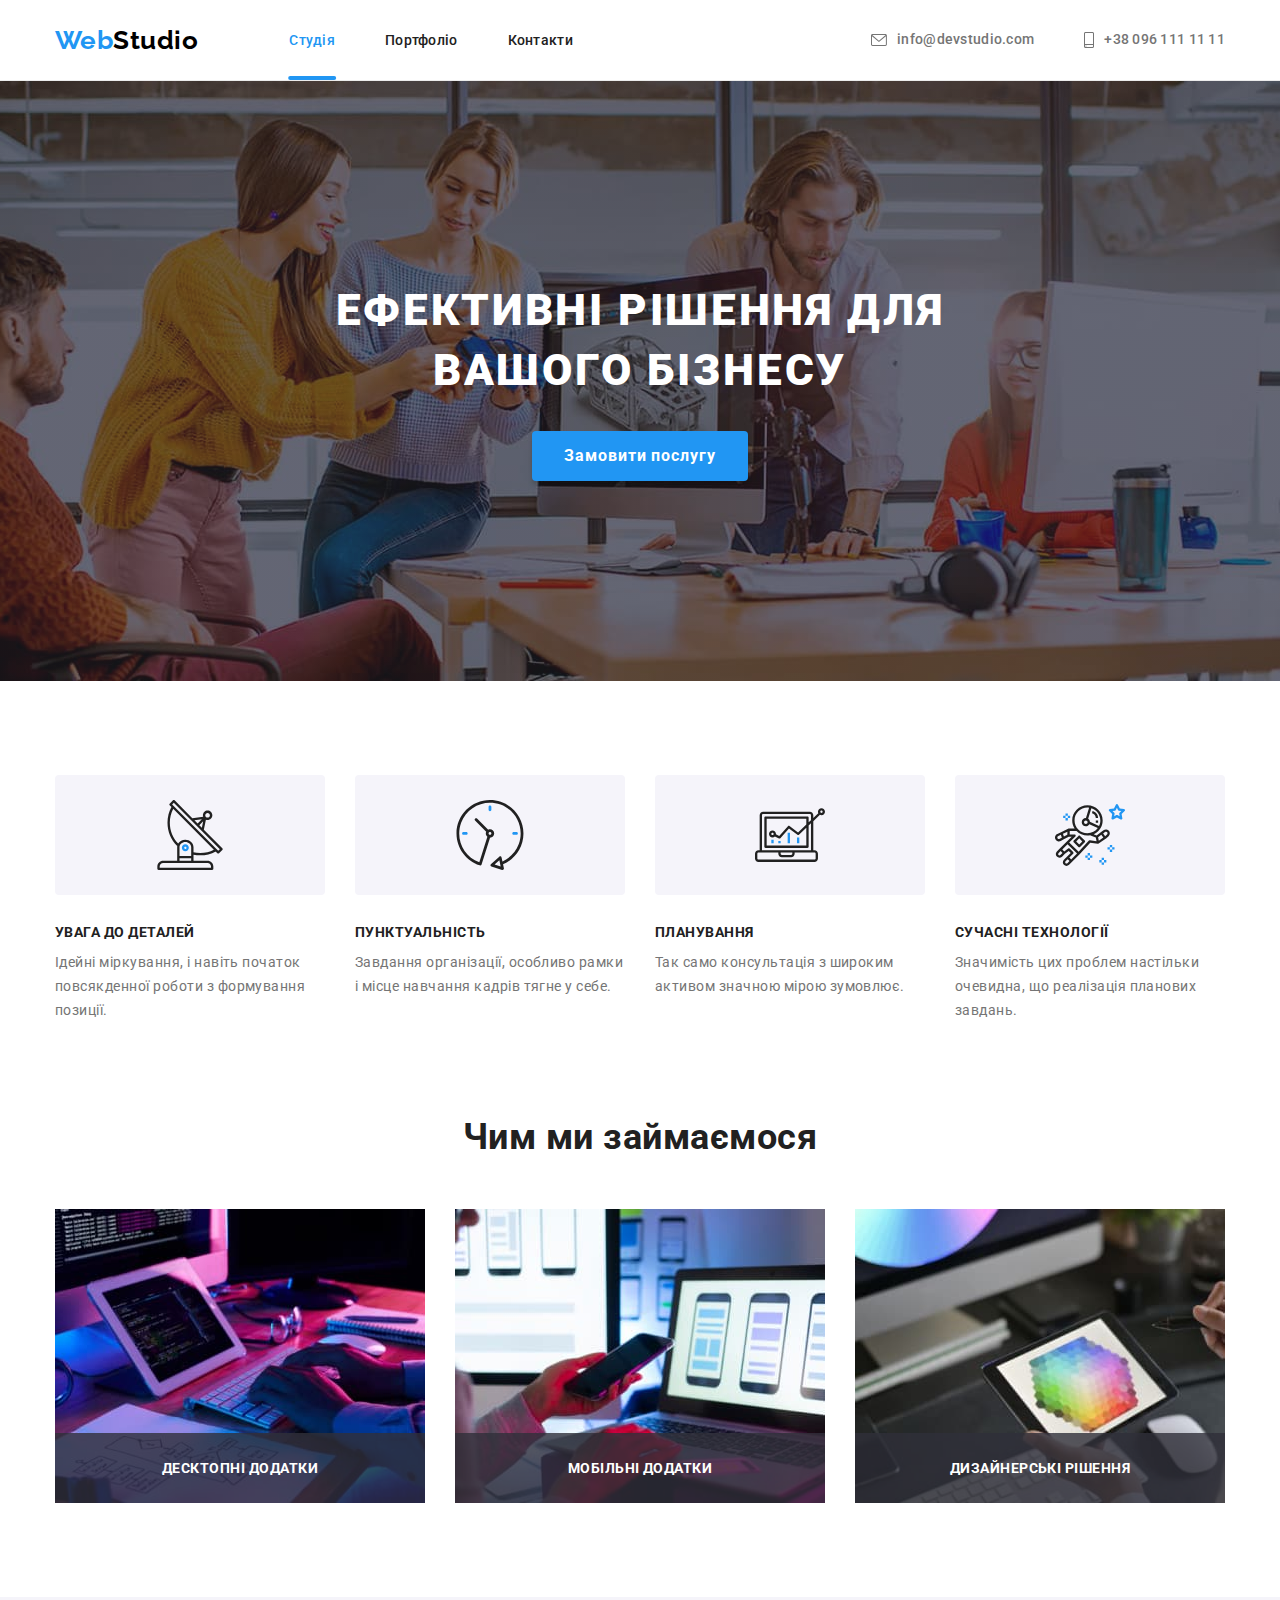
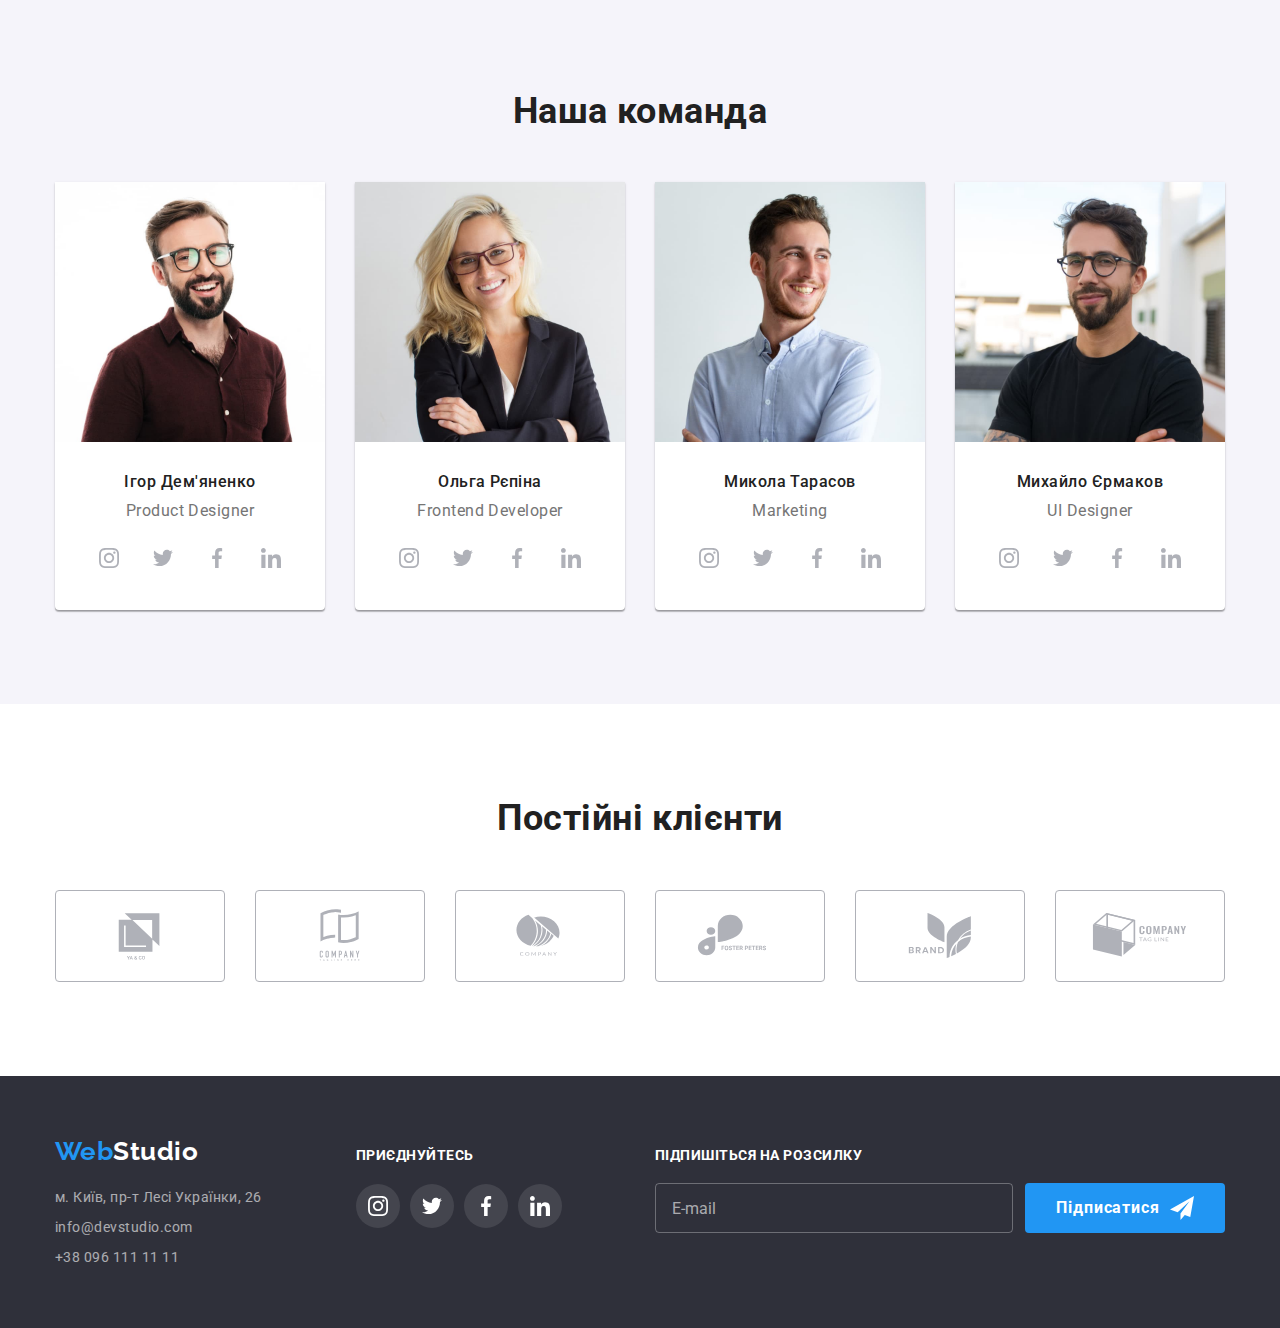
<file: index.html>
<!DOCTYPE html>
<html lang="uk">
    <head>
        <meta charset="UTF-8" />
        <meta http-equiv="X-UA-Compatible" content="IE=edge" />
        <meta name="viewport" content="width=device-width, initial-scale=1.0" />
        <title>Студія</title>
        <link rel="preconnect" href="https://fonts.googleapis.com" />
        <link rel="preconnect" href="https://fonts.gstatic.com" crossorigin />
        <link
            href="https://fonts.googleapis.com/css2?family=Raleway:wght@700&family=Roboto:wght@400;500;700;900&display=swap"
            rel="stylesheet"
        />
        <link
            rel="stylesheet"
            href="https://cdnjs.cloudflare.com/ajax/libs/modern-normalize/1.1.0/modern-normalize.min.css"
        />
        <link rel="stylesheet" href="./css/styles.css" />
    </head>

    <body>
        <!-- Шапка сайту -->
        <header class="page-header">
            <div class="container">
                <a href="./index.html" class="logo link"
                    >Web<span class="logo-head-accent">Studio</span></a
                >
                <nav>
                    <ul class="list nav-menu">
                        <li class="item">
                            <a href="./index.html" class="link current">Студія</a>
                        </li>
                        <li class="item">
                            <a href="./portfolio.html" class="link">Портфоліо</a>
                        </li>
                        <li class="item"><a href="" class="link">Контакти</a></li>
                    </ul>
                </nav>
                <ul class="list head-contacts">
                    <li class="item">
                        <a href="mailto:info@devstudio.com" class="link">
                            <svg class="icon" width="16" height="12">
                                <use href="./images/icons.svg#icon-envelope"></use></svg
                            >info@devstudio.com</a
                        >
                    </li>
                    <li class="item">
                        <a href="tel:+380961111111" class="link"
                            ><svg class="icon" width="10" height="16">
                                <use href="./images/icons.svg#icon-smartphone"></use></svg
                            >+38 096 111 11 11</a
                        >
                    </li>
                </ul>
            </div>
        </header>

        <main>
            <!-- Герой -->
            <section class="hero section overlay">
                <div class="container">
                    <h1 class="title">Ефективні рішення для вашого бізнесу</h1>
                    <button type="button" class="button" data-modal-open>Замовити послугу</button>
                </div>
            </section>
            <!-- Переваги -->
            <section class="benefits section">
                <div class="container">
                    <h2 class="title hidden">Переваги</h2>
                    <ul class="list">
                        <li class="benefits-card">
                            <div class="box-icon">
                                <svg class="icon" width="70" height="70">
                                    <use href="./images/icons.svg#icon-antenna"></use>
                                </svg>
                            </div>
                            <h3 class="title">УВАГА ДО ДЕТАЛЕЙ</h3>
                            <p class="text">
                                Ідейні міркування, і навіть початок повсякденної роботи з формування
                                позиції.
                            </p>
                        </li>
                        <li class="benefits-card">
                            <div class="box-icon">
                                <svg class="icon" width="70" height="70">
                                    <use href="./images/icons.svg#icon-clock"></use>
                                </svg>
                            </div>
                            <h3 class="title">ПУНКТУАЛЬНІСТЬ</h3>
                            <p class="text">
                                Завдання організації, особливо рамки і місце навчання кадрів тягне у
                                себе.
                            </p>
                        </li>
                        <li class="benefits-card">
                            <div class="box-icon">
                                <svg class="icon" width="70" height="70">
                                    <use href="./images/icons.svg#icon-diagram"></use>
                                </svg>
                            </div>
                            <h3 class="title">ПЛАНУВАННЯ</h3>
                            <p class="text">
                                Так само консультація з широким активом значною мірою зумовлює.
                            </p>
                        </li>
                        <li class="benefits-card">
                            <div class="box-icon">
                                <svg class="icon" width="70" height="70">
                                    <use href="./images/icons.svg#icon-astronaut"></use>
                                </svg>
                            </div>
                            <h3 class="title">СУЧАСНІ ТЕХНОЛОГІЇ</h3>
                            <p class="text">
                                Значимість цих проблем настільки очевидна, що реалізація планових
                                завдань.
                            </p>
                        </li>
                    </ul>
                </div>
            </section>
            <!-- Чим ми займаємося -->
            <section class="services section">
                <div class="container">
                    <h2 class="title">Чим ми займаємося</h2>
                    <ul class="list services-example">
                        <li class="item">
                            <div class="wrapper">
                                <img
                                    src="./images/codding.jpg"
                                    alt="Руки людини пишуть код"
                                    width="370"
                                    class="image"
                                />
                                <div class="overlay">
                                    <p class="services-example-text">Десктопні додатки</p>
                                </div>
                            </div>
                        </li>
                        <li class="item">
                            <div class="wrapper">
                                <img
                                    src="./images/model.jpg"
                                    alt="Руки людини тримають телефон перед ноутбуком"
                                    width="370"
                                    class="image"
                                />
                                <div class="overlay">
                                    <p class="services-example-text">Мобільні додатки</p>
                                </div>
                            </div>
                        </li>
                        <li class="item">
                            <div class="wrapper">
                                <img
                                    src="./images/design.jpg"
                                    alt="Руки людини тримають планшет на якому зображена кольорова палітра"
                                    width="370"
                                    class="image"
                                />
                                <div class="overlay">
                                    <p class="services-example-text">Дизайнерські рішення</p>
                                </div>
                            </div>
                        </li>
                    </ul>
                </div>
            </section>
            <!-- Наша команда -->
            <section class="team section">
                <div class="container">
                    <h2 class="title main">Наша команда</h2>
                    <ul class="list team-list">
                        <li class="item">
                            <img
                                src="./images/igor-demyanenko.jpg"
                                alt="Член команди"
                                width="270"
                                class="image"
                            />
                            <div class="content">
                                <h3 class="title name">Ігор Дем'яненко</h3>
                                <p class="text">Product Designer</p>
                                <ul class="social-networks list">
                                    <li class="item">
                                        <a href="" class="link">
                                            <svg class="icon" width="20" height="20">
                                                <use href="./images/icons.svg#icon-instagram"></use>
                                            </svg>
                                        </a>
                                    </li>
                                    <li class="item">
                                        <a href="" class="link">
                                            <svg class="icon" width="20" height="20">
                                                <use href="./images/icons.svg#icon-twitter"></use>
                                            </svg>
                                        </a>
                                    </li>
                                    <li class="item">
                                        <a href="" class="link">
                                            <svg class="icon" width="20" height="20">
                                                <use href="./images/icons.svg#icon-facebook"></use>
                                            </svg>
                                        </a>
                                    </li>
                                    <li class="item">
                                        <a href="" class="link">
                                            <svg class="icon" width="20" height="20">
                                                <use href="./images/icons.svg#icon-linkedin"></use>
                                            </svg>
                                        </a>
                                    </li>
                                </ul>
                            </div>
                        </li>
                        <li class="item">
                            <img
                                src="./images/olga-repina.jpg"
                                alt="Член команди"
                                width="270"
                                class="image"
                            />
                            <div class="content">
                                <h3 class="title name">Ольга Рєпіна</h3>
                                <p class="text">Frontend Developer</p>
                                <ul class="social-networks list">
                                    <li class="item">
                                        <a href="" class="link">
                                            <svg class="icon" width="20" height="20">
                                                <use href="./images/icons.svg#icon-instagram"></use>
                                            </svg>
                                        </a>
                                    </li>
                                    <li class="item">
                                        <a href="" class="link">
                                            <svg class="icon" width="20" height="20">
                                                <use href="./images/icons.svg#icon-twitter"></use>
                                            </svg>
                                        </a>
                                    </li>
                                    <li class="item">
                                        <a href="" class="link">
                                            <svg class="icon" width="20" height="20">
                                                <use href="./images/icons.svg#icon-facebook"></use>
                                            </svg>
                                        </a>
                                    </li>
                                    <li class="item">
                                        <a href="" class="link">
                                            <svg class="icon" width="20" height="20">
                                                <use href="./images/icons.svg#icon-linkedin"></use>
                                            </svg>
                                        </a>
                                    </li>
                                </ul>
                            </div>
                        </li>
                        <li class="item">
                            <img
                                src="./images/mykola-tarasov.jpg"
                                alt="Член команди"
                                width="270"
                                class="image"
                            />
                            <div class="content">
                                <h3 class="title name">Микола Тарасов</h3>
                                <p class="text">Marketing</p>
                                <ul class="social-networks list">
                                    <li class="item">
                                        <a href="" class="link">
                                            <svg class="icon" width="20" height="20">
                                                <use href="./images/icons.svg#icon-instagram"></use>
                                            </svg>
                                        </a>
                                    </li>
                                    <li class="item">
                                        <a href="" class="link">
                                            <svg class="icon" width="20" height="20">
                                                <use href="./images/icons.svg#icon-twitter"></use>
                                            </svg>
                                        </a>
                                    </li>
                                    <li class="item">
                                        <a href="" class="link">
                                            <svg class="icon" width="20" height="20">
                                                <use href="./images/icons.svg#icon-facebook"></use>
                                            </svg>
                                        </a>
                                    </li>
                                    <li class="item">
                                        <a href="" class="link">
                                            <svg class="icon" width="20" height="20">
                                                <use href="./images/icons.svg#icon-linkedin"></use>
                                            </svg>
                                        </a>
                                    </li>
                                </ul>
                            </div>
                        </li>
                        <li class="item">
                            <img
                                src="./images/mykhailo-yermakov.jpg"
                                alt="Член команди"
                                width="270"
                                class="image"
                            />
                            <div class="content">
                                <h3 class="title name">Михайло Єрмаков</h3>
                                <p class="text">UI Designer</p>
                                <ul class="social-networks list">
                                    <li class="item">
                                        <a href="" class="link">
                                            <svg class="icon" width="20" height="20">
                                                <use href="./images/icons.svg#icon-instagram"></use>
                                            </svg>
                                        </a>
                                    </li>
                                    <li class="item">
                                        <a href="" class="link">
                                            <svg class="icon" width="20" height="20">
                                                <use href="./images/icons.svg#icon-twitter"></use>
                                            </svg>
                                        </a>
                                    </li>
                                    <li class="item">
                                        <a href="" class="link">
                                            <svg class="icon" width="20" height="20">
                                                <use href="./images/icons.svg#icon-facebook"></use>
                                            </svg>
                                        </a>
                                    </li>
                                    <li class="item">
                                        <a href="" class="link">
                                            <svg class="icon" width="20" height="20">
                                                <use href="./images/icons.svg#icon-linkedin"></use>
                                            </svg>
                                        </a>
                                    </li>
                                </ul>
                            </div>
                        </li>
                    </ul>
                </div>
            </section>
            <!-- Постійні клієнти -->
            <section class="clients section">
                <div class="container">
                    <h2 class="title">Постійні клієнти</h2>
                    <ul class="list">
                        <li class="client">
                            <a href="" class="link">
                                <svg class="icon" width="106" height="60">
                                    <use href="./images/icons.svg#icon-yaco"></use>
                                </svg>
                            </a>
                        </li>
                        <li class="client">
                            <a href="" class="link">
                                <svg class="icon" width="106" height="60">
                                    <use href="./images/icons.svg#icon-company-tagline-here"></use>
                                </svg>
                            </a>
                        </li>
                        <li class="client">
                            <a href="" class="link">
                                <svg class="icon" width="106" height="60">
                                    <use href="./images/icons.svg#icon-company"></use>
                                </svg>
                            </a>
                        </li>
                        <li class="client">
                            <a href="" class="link">
                                <svg class="icon" width="106" height="60">
                                    <use href="./images/icons.svg#icon-foster-peters"></use>
                                </svg>
                            </a>
                        </li>
                        <li class="client">
                            <a href="" class="link">
                                <svg class="icon" width="106" height="60">
                                    <use href="./images/icons.svg#icon-brand"></use>
                                </svg>
                            </a>
                        </li>
                        <li class="client">
                            <a href="" class="link">
                                <svg class="icon" width="106" height="60">
                                    <use href="./images/icons.svg#icon-company-tagline"></use>
                                </svg>
                            </a>
                        </li>
                    </ul>
                </div>
            </section>
        </main>

        <!-- Футер -->
        <footer class="page-footer">
            <div class="container">
                <div class="block">
                    <a href="./index.html" class="logo link"
                        >Web<span class="logo-foot-accent">Studio</span></a
                    >
                    <address>
                        <ul class="list foot-contacts">
                            <li class="addres">
                                <a href="" class="link">м. Київ, пр-т Лесі Українки, 26</a>
                            </li>
                            <li class="addres">
                                <a href="mailto:info@devstudio.com" class="link"
                                    >info@devstudio.com</a
                                >
                            </li>
                            <li class="addres">
                                <a href="tel:+380961111111" class="link">+38 096 111 11 11</a>
                            </li>
                        </ul>
                    </address>
                </div>
                <div class="join-in">
                    <p class="join-in-title"><strong>приєднуйтесь</strong></p>
                    <ul class="join-in-list list">
                        <li class="item">
                            <a href="" class="link">
                                <svg class="icon" width="20" height="20">
                                    <use href="./images/icons.svg#icon-instagram"></use>
                                </svg>
                            </a>
                        </li>
                        <li class="item">
                            <a href="" class="link">
                                <svg class="icon" width="20" height="20">
                                    <use href="./images/icons.svg#icon-twitter"></use>
                                </svg>
                            </a>
                        </li>
                        <li class="item">
                            <a href="" class="link">
                                <svg class="icon" width="20" height="20">
                                    <use href="./images/icons.svg#icon-facebook"></use>
                                </svg>
                            </a>
                        </li>
                        <li class="item">
                            <a href="" class="link">
                                <svg class="icon" width="20" height="20">
                                    <use href="./images/icons.svg#icon-linkedin"></use>
                                </svg>
                            </a>
                        </li>
                    </ul>
                </div>
                <div class="subscribe">
                    <p class="subscribe-text text">Підпишіться на розсилку</p>
                    <form class="subscribe-form" autocomplete="off">
                        <input
                            type="email"
                            name="subscription e-mail"
                            class="subscribe-input"
                            id="subscribe-input"
                            placeholder="E-mail"
                            required
                        />
                        <button type="submit" class="subscribe-btn-submit">
                            Підписатися
                            <svg class="subscribe-btn-icon" width="24" height="24">
                                <use href="./images/icons.svg#icon-send"></use>
                            </svg>
                        </button>
                    </form>
                </div>
            </div>
        </footer>
        <!-- Модальне вікно -->
        <div class="backdrop is-hidden" data-modal>
            <div class="modal">
                <button class="modal-btn-close" data-modal-close>
                    <svg class="icon" width="18" height="18">
                        <use href="./images/icons.svg#icon-close"></use>
                    </svg>
                </button>
                <form class="modal-form" autocomplete="off">
                    <p class="form-heading">Залиште свої дані, ми вам передзвонимо</p>
                    <div class="form-field">
                        <label for="name" class="form-label">Ім'я</label>
                        <input type="text" name="username" id="name" class="form-input" required />
                        <svg class="form-icon">
                            <use href="./images/icons.svg#icon-persone"></use>
                        </svg>
                    </div>
                    <div class="form-field">
                        <label for="tel" class="form-label">Телефон</label>
                        <input
                            type="tel"
                            name="telephone number"
                            id="tel"
                            class="form-input"
                            required
                        />
                        <svg class="form-icon">
                            <use href="./images/icons.svg#icon-phone"></use>
                        </svg>
                    </div>
                    <div class="form-field">
                        <label for="email" class="form-label">Пошта</label>
                        <input type="email" name="email" id="email" class="form-input" required />
                        <svg class="form-icon">
                            <use href="./images/icons.svg#icon-email"></use>
                        </svg>
                    </div>
                    <div class="form-field-textarea">
                        <label for="comment" class="form-label">Коментар</label>
                        <textarea
                            name="comment"
                            id="comment"
                            class="form-comment"
                            placeholder="Введіть текст"
                        ></textarea>
                    </div>
                    <label for="check" class="terms-label">
                        <input
                            type="checkbox"
                            name="Terms and Conditions agreed"
                            value="check"
                            class="checkbox hidden"
                            id="check"
                            required
                        />
                        <svg class="checkbox-icon" width="16" height="15">
                            <use
                                href="./images/icons.svg#icon-unchecked"
                                class="checkbox-icon-unchecked"
                            ></use>
                            <use
                                href="./images/icons.svg#icon-checked"
                                class="checkbox-icon-checked"
                            ></use>
                        </svg>
                        <span class="agreement-text"
                            >Погоджуюся з розсилкою та приймаю
                            <a href="" class="terms-link">Умови договору</a>
                        </span>
                    </label>
                    <button type="submit" class="modal-btn-submit">Відправити</button>
                </form>
            </div>
        </div>
        <script src="./js/modal.js"></script>
    </body>
</html>
</file>
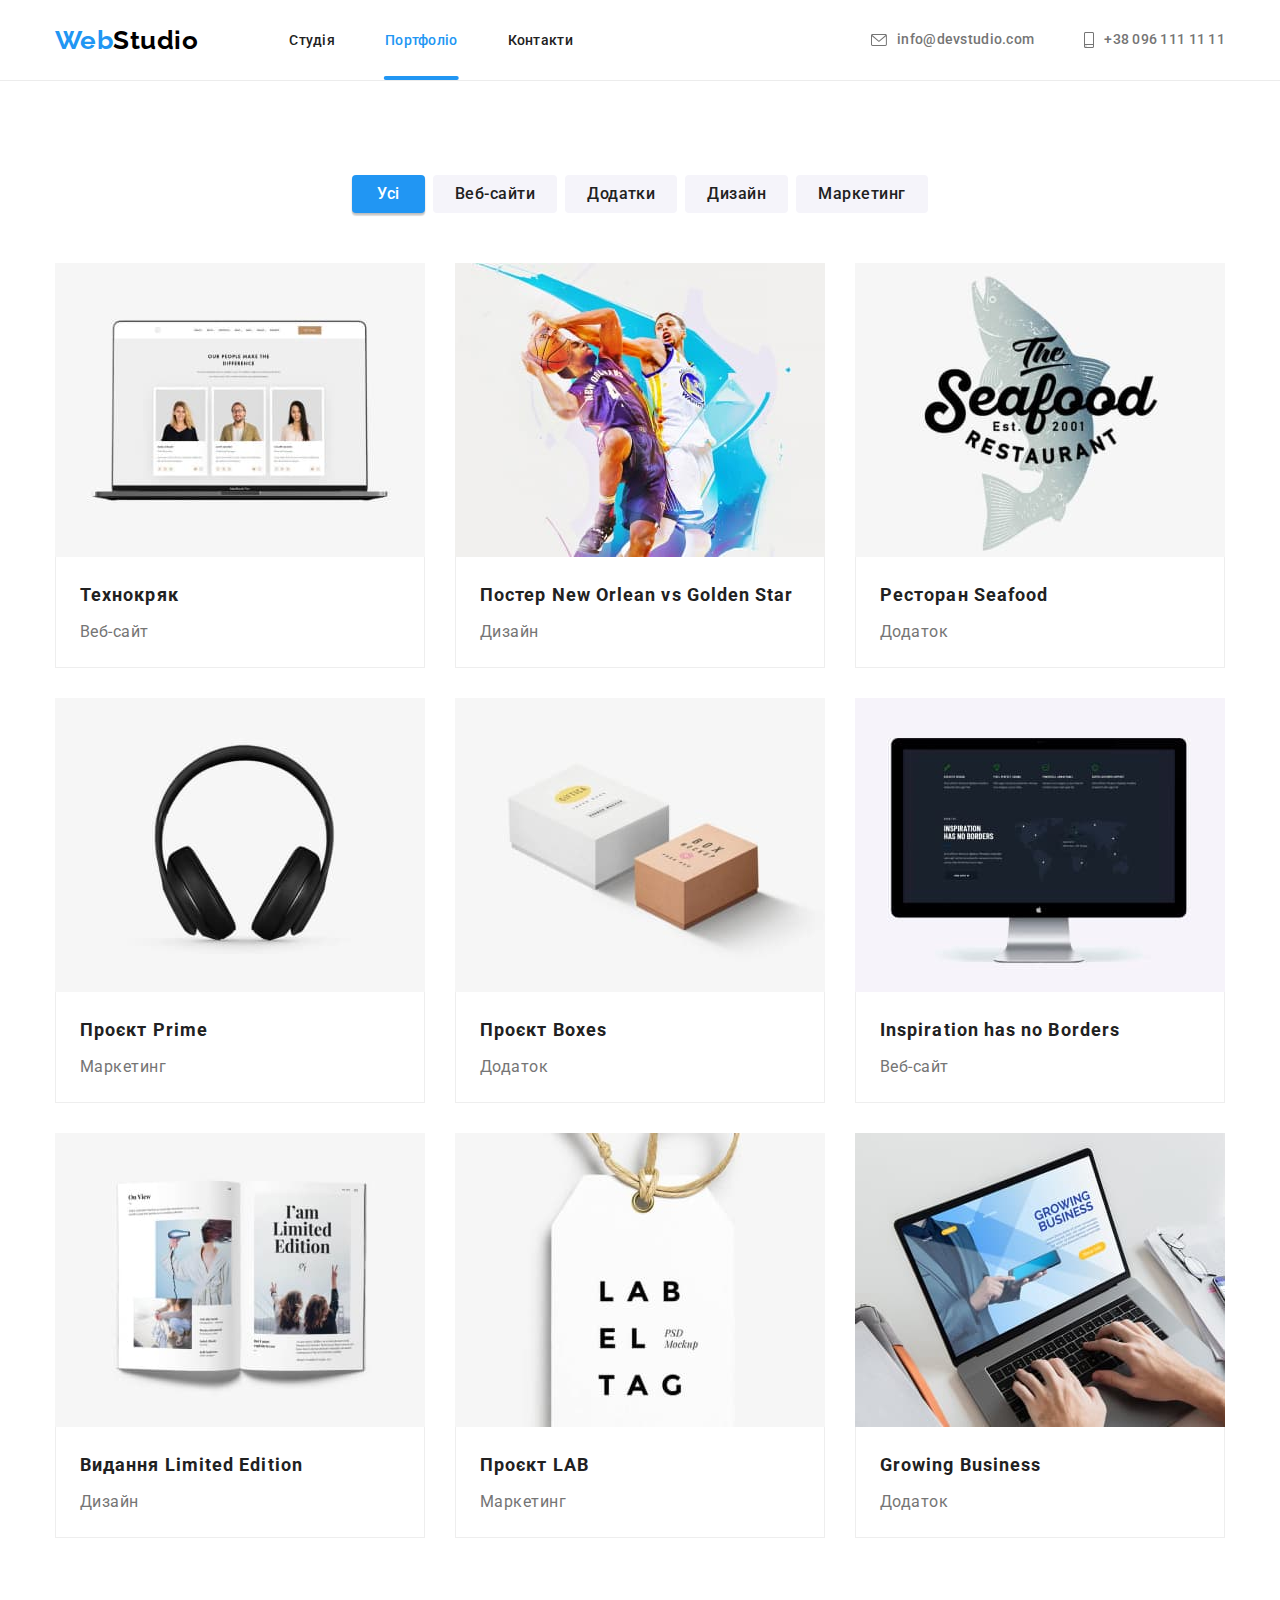
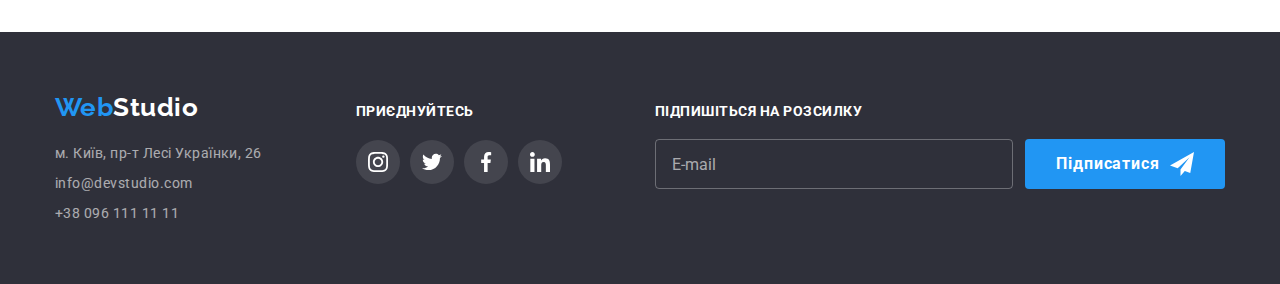
<file: portfolio.html>
<!DOCTYPE html>
<html lang="uk">
    <head>
        <meta charset="UTF-8" />
        <meta http-equiv="X-UA-Compatible" content="IE=edge" />
        <meta name="viewport" content="width=device-width, initial-scale=1.0" />
        <title>Портфоліо</title>
        <link rel="preconnect" href="https://fonts.googleapis.com" />
        <link rel="preconnect" href="https://fonts.gstatic.com" crossorigin />
        <link
            href="https://fonts.googleapis.com/css2?family=Raleway:wght@700&family=Roboto:wght@400;500;700;900&display=swap"
            rel="stylesheet"
        />
        <link
            rel="stylesheet"
            href="https://cdnjs.cloudflare.com/ajax/libs/modern-normalize/1.1.0/modern-normalize.min.css"
        />
        <link rel="stylesheet" href="./css/styles.css" />
    </head>

    <body>
        <!-- Шапка сайту -->
        <header class="page-header">
            <div class="container">
                <a href="./index.html" class="logo link"
                    >Web<span class="logo-head-accent">Studio</span></a
                >
                <nav>
                    <ul class="list nav-menu">
                        <li class="item">
                            <a href="./index.html" class="link">Студія</a>
                        </li>
                        <li class="item">
                            <a href="./portfolio.html" class="link current">Портфоліо</a>
                        </li>
                        <li class="item"><a href="" class="link">Контакти</a></li>
                    </ul>
                </nav>
                <ul class="list head-contacts">
                    <li class="item">
                        <a href="mailto:info@devstudio.com" class="link">
                            <svg class="icon" width="16" height="12">
                                <use href="./images/icons.svg#icon-envelope"></use></svg
                            >info@devstudio.com</a
                        >
                    </li>
                    <li class="item">
                        <a href="tel:+380961111111" class="link"
                            ><svg class="icon" width="10" height="16">
                                <use href="./images/icons.svg#icon-smartphone"></use></svg
                            >+38 096 111 11 11</a
                        >
                    </li>
                </ul>
            </div>
        </header>

        <main>
            <section class="portfolio section">
                <div class="container">
                    <!-- Портфоліо -->
                    <h1 class="title hidden">Портфоліо</h1>
                    <!-- Список філтрів -->
                    <ul class="list filters-menu">
                        <li class="item">
                            <button type="button" class="button all current">Усі</button>
                        </li>
                        <li class="item">
                            <button type="button" class="button">Веб-сайти</button>
                        </li>
                        <li class="item">
                            <button type="button" class="button">Додатки</button>
                        </li>
                        <li class="item">
                            <button type="button" class="button">Дизайн</button>
                        </li>
                        <li class="item">
                            <button type="button" class="button">Маркетинг</button>
                        </li>
                    </ul>
                    <!-- Список прикладів -->
                    <ul class="list examples">
                        <li class="card">
                            <a href="" class="link">
                                <div class="wrapper">
                                    <img
                                        src="./images/technoquack.jpg"
                                        alt="Ноутбук з відкритою веб-сторінкою проекту"
                                        width="370"
                                        class="image"
                                    />
                                    <div class="overlay">
                                        <p class="examples-text">
                                            Ресурс пропонує комплексні пропозиції з різним рівнем
                                            функціоналу та сервісів. Все це дозволить відвідувачу
                                            отримати вичерпні відомості про компанію чи приватну
                                            особу.
                                        </p>
                                    </div>
                                </div>
                                <div class="border">
                                    <h2 class="title">Технокряк</h2>
                                    <p class="text">Веб-сайт</p>
                                </div>
                            </a>
                        </li>
                        <li class="card">
                            <a href="" class="link">
                                <div class="wrapper">
                                    <img
                                        src="./images/poster-NO-vs-GS.jpg"
                                        alt="Два баскетболісти борються за м'яч"
                                        width="370"
                                        class="image"
                                    />
                                    <div class="overlay">
                                        <p class="examples-text">
                                            Ресурс пропонує комплексні пропозиції з різним рівнем
                                            функціоналу та сервісів. Все це дозволить відвідувачу
                                            отримати вичерпні відомості про компанію чи приватну
                                            особу.
                                        </p>
                                    </div>
                                </div>
                                <div class="border">
                                    <h2 class="title">Постер New Orlean vs Golden Star</h2>
                                    <p class="text">Дизайн</p>
                                </div>
                            </a>
                        </li>
                        <li class="card">
                            <a href="" class="link">
                                <div class="wrapper">
                                    <img
                                        src="./images/seafood-restaurant.jpg"
                                        alt="Логотип у вигляді риби та назва ресторану"
                                        width="370"
                                        class="image"
                                    />
                                    <div class="overlay">
                                        <p class="examples-text">
                                            Ресурс пропонує комплексні пропозиції з різним рівнем
                                            функціоналу та сервісів. Все це дозволить відвідувачу
                                            отримати вичерпні відомості про компанію чи приватну
                                            особу.
                                        </p>
                                    </div>
                                </div>
                                <div class="border">
                                    <h2 class="title">Ресторан Seafood</h2>
                                    <p class="text">Додаток</p>
                                </div>
                            </a>
                        </li>
                        <li class="card">
                            <a href="" class="link">
                                <div class="wrapper">
                                    <img
                                        src="./images/project-prime.jpg"
                                        alt="Навушники"
                                        width="370"
                                        class="image"
                                    />
                                    <div class="overlay">
                                        <p class="examples-text">
                                            Ресурс пропонує комплексні пропозиції з різним рівнем
                                            функціоналу та сервісів. Все це дозволить відвідувачу
                                            отримати вичерпні відомості про компанію чи приватну
                                            особу.
                                        </p>
                                    </div>
                                </div>
                                <div class="border">
                                    <h2 class="title">Проєкт Prime</h2>
                                    <p class="text">Маркетинг</p>
                                </div>
                            </a>
                        </li>
                        <li class="card">
                            <a href="" class="link">
                                <div class="wrapper">
                                    <img
                                        src="./images/project-boxes.jpg"
                                        alt="Дві коробки"
                                        width="370"
                                        class="image"
                                    />
                                    <div class="overlay">
                                        <p class="examples-text">
                                            Ресурс пропонує комплексні пропозиції з різним рівнем
                                            функціоналу та сервісів. Все це дозволить відвідувачу
                                            отримати вичерпні відомості про компанію чи приватну
                                            особу.
                                        </p>
                                    </div>
                                </div>
                                <div class="border">
                                    <h2 class="title">Проєкт Boxes</h2>
                                    <p class="text">Додаток</p>
                                </div>
                            </a>
                        </li>
                        <li class="card">
                            <a href="" class="link">
                                <div class="wrapper">
                                    <img
                                        src="./images/ihnb.jpg"
                                        alt="Монітор з відкритою веб-сторінкою проекту"
                                        width="370"
                                        class="image"
                                    />
                                    <div class="overlay">
                                        <p class="examples-text">
                                            Ресурс пропонує комплексні пропозиції з різним рівнем
                                            функціоналу та сервісів. Все це дозволить відвідувачу
                                            отримати вичерпні відомості про компанію чи приватну
                                            особу.
                                        </p>
                                    </div>
                                </div>
                                <div class="border">
                                    <h2 class="title">Inspiration has no Borders</h2>
                                    <p class="text">Веб-сайт</p>
                                </div>
                            </a>
                        </li>
                        <li class="card">
                            <a href="" class="link">
                                <div class="wrapper">
                                    <img
                                        src="./images/edition-limited-edition.jpg"
                                        alt="Відкрита книга"
                                        width="370"
                                        class="image"
                                    />
                                    <div class="overlay">
                                        <p class="examples-text">
                                            Ресурс пропонує комплексні пропозиції з різним рівнем
                                            функціоналу та сервісів. Все це дозволить відвідувачу
                                            отримати вичерпні відомості про компанію чи приватну
                                            особу.
                                        </p>
                                    </div>
                                </div>
                                <div class="border">
                                    <h2 class="title">Видання Limited Edition</h2>
                                    <p class="text">Дизайн</p>
                                </div>
                            </a>
                        </li>
                        <li class="card">
                            <a href="" class="link">
                                <div class="wrapper">
                                    <img
                                        src="./images/project-lab.jpg"
                                        alt="Брендована бирка"
                                        width="370"
                                        class="image"
                                    />
                                    <div class="overlay">
                                        <p class="examples-text">
                                            Ресурс пропонує комплексні пропозиції з різним рівнем
                                            функціоналу та сервісів. Все це дозволить відвідувачу
                                            отримати вичерпні відомості про компанію чи приватну
                                            особу.
                                        </p>
                                    </div>
                                </div>
                                <div class="border">
                                    <h2 class="title">Проєкт LAB</h2>
                                    <p class="text">Маркетинг</p>
                                </div>
                            </a>
                        </li>
                        <li class="card">
                            <a href="" class="link">
                                <div class="wrapper">
                                    <img
                                        src="./images/growing-business.jpg"
                                        alt="Ноутбук з відкритою веб-сторінкою проекту"
                                        width="370"
                                        class="image"
                                    />
                                    <div class="overlay">
                                        <p class="examples-text">
                                            Ресурс пропонує комплексні пропозиції з різним рівнем
                                            функціоналу та сервісів. Все це дозволить відвідувачу
                                            отримати вичерпні відомості про компанію чи приватну
                                            особу.
                                        </p>
                                    </div>
                                </div>
                                <div class="border">
                                    <h2 class="title">Growing Business</h2>
                                    <p class="text">Додаток</p>
                                </div>
                            </a>
                        </li>
                    </ul>
                </div>
            </section>
        </main>

        <!-- Футер -->
        <footer class="page-footer">
            <div class="container">
                <div class="block">
                    <a href="./index.html" class="logo link"
                        >Web<span class="logo-foot-accent">Studio</span></a
                    >
                    <address>
                        <ul class="list foot-contacts">
                            <li class="addres">
                                <a href="" class="link">м. Київ, пр-т Лесі Українки, 26</a>
                            </li>
                            <li class="addres">
                                <a href="mailto:info@devstudio.com" class="link"
                                    >info@devstudio.com</a
                                >
                            </li>
                            <li class="addres">
                                <a href="tel:+380961111111" class="link">+38 096 111 11 11</a>
                            </li>
                        </ul>
                    </address>
                </div>
                <div class="join-in">
                    <p class="join-in-title"><strong>приєднуйтесь</strong></p>
                    <ul class="join-in-list list">
                        <li class="item">
                            <a href="" class="link">
                                <svg class="icon" width="20" height="20">
                                    <use href="./images/icons.svg#icon-instagram"></use>
                                </svg>
                            </a>
                        </li>
                        <li class="item">
                            <a href="" class="link">
                                <svg class="icon" width="20" height="20">
                                    <use href="./images/icons.svg#icon-twitter"></use>
                                </svg>
                            </a>
                        </li>
                        <li class="item">
                            <a href="" class="link">
                                <svg class="icon" width="20" height="20">
                                    <use href="./images/icons.svg#icon-facebook"></use>
                                </svg>
                            </a>
                        </li>
                        <li class="item">
                            <a href="" class="link">
                                <svg class="icon" width="20" height="20">
                                    <use href="./images/icons.svg#icon-linkedin"></use>
                                </svg>
                            </a>
                        </li>
                    </ul>
                </div>
                <div class="subscribe">
                    <p class="subscribe-text text">Підпишіться на розсилку</p>
                    <form class="subscribe-form" autocomplete="off">
                        <input
                            type="email"
                            name="subscription e-mail"
                            class="subscribe-input"
                            id="subscribe-input"
                            placeholder="E-mail"
                            required
                        />
                        <button type="submit" class="subscribe-btn-submit">
                            Підписатися
                            <svg class="subscribe-btn-icon" width="24" height="24">
                                <use href="./images/icons.svg#icon-send"></use>
                            </svg>
                        </button>
                    </form>
                </div>
            </div>
        </footer>
    </body>
</html>
</file>
<file: css/styles.css>
/* Палітра кольорів */
:root {
    --accent-color: #2196f3;
    --btn-hover-color: #188ce8;
    --main-color: #757575;
    --title-color: #212121;
    --black-color: #000000;
    --white-color: #ffffff;
    --dark-bg-color: #2f303a;
    --light-bg-color: #f5f4fa;
    --unactive-filter-color: #f5f4fa;
    --container-bg-color: #eeeeee;
    --heder-border-color: #ececec;
    --icon-color: #afb1b8;
    --icon-bg-color: rgba(255, 255, 255, 0.1);
    --anim-speed: 250ms cubic-bezier(0.4, 0, 0.2, 1);
}

/* Загальні стилі */
body {
    color: var(--main-color);
    background-color: var(--white-color);

    font-family: 'Roboto', sans-serif;
    font-weight: 400;

    letter-spacing: 0.03em;
}
.hidden {
    position: absolute;
    white-space: nowrap;
    width: 1px;
    height: 1px;
    overflow: hidden;
    border: 0;
    padding: 0;
    clip: rect(0 0 0 0);
    clip-path: inset(50%);
    margin: -1px;
}
.container {
    width: 1200px;
    padding: 0 15px;
    margin: 0 auto;
}
.section {
    padding-top: 94px;
    padding-bottom: 94px;
}
.link {
    text-decoration: none;
}
.list {
    padding: 0;
    margin: 0;

    list-style: none;
}
.title {
    margin: 0;

    color: var(--title-color);
}
.text {
    margin: 0;
}
.image {
    display: block;
    max-width: 100%;
    height: auto;
}

.logo {
    display: inline-block;

    color: var(--accent-color);
    font-family: 'Raleway', sans-serif;
    font-weight: 700;
    font-size: 26px;
    line-height: 1.19;
}
.logo-head-accent {
    color: var(--black-color);
}
.logo-foot-accent {
    color: var(--white-color);
}
.button {
    display: inline-block;
    font-family: 'Roboto', sans-serif;

    cursor: pointer;
    border-style: none;
}

/* Хеддер */
.page-header {
    border-bottom: 1px solid var(--heder-border-color);
}
.page-header .logo {
    margin-right: 91px;
}
.page-header .container {
    display: flex;
    align-items: center;
}
.page-header .nav-menu {
    display: flex;
}
.nav-menu .item:not(:last-child) {
    margin-right: 50px;
}
.nav-menu .link {
    position: relative;

    padding-bottom: 32px;
    padding-top: 32px;

    color: var(--title-color);
    font-weight: 500;
    font-size: 14px;
    line-height: 1.14;
    letter-spacing: 0.02em;

    transition: color var(--anim-speed);
}
.nav-menu .link.current::after {
    position: absolute;
    bottom: 0;
    left: 50%;
    transform: translate(-50%);
    content: '';
    width: calc(100% + 2px);
    height: 4px;
    border-radius: 2px;
    background-color: var(--accent-color);
}
.nav-menu .link:hover,
.nav-menu .link:focus,
.nav-menu .link.current,
.head-contacts .link:hover,
.head-contacts .link:focus {
    color: var(--accent-color);
}
.page-header .head-contacts {
    display: flex;
    margin-left: auto;
}
.head-contacts .item:not(:last-child) {
    margin-right: 50px;
}
.head-contacts .link {
    display: flex;
    align-items: center;
    padding-top: 32px;
    padding-bottom: 32px;

    color: var(--main-color);
    font-weight: 500;
    font-size: 14px;
    line-height: 1.14;
    letter-spacing: 0.02em;

    transition: color var(--anim-speed);
}
.head-contacts .icon {
    margin-right: 10px;
    fill: currentColor;
}

/* Герой */
.hero {
    padding-top: 200px;
    padding-bottom: 200px;
    text-align: center;
    max-width: 1600px;
    height: 600px;
    margin-left: auto;
    margin-right: auto;
    background-color: var(--dark-bg-color);
    background-image: linear-gradient(to right, rgba(47, 48, 58, 0.4), rgba(47, 48, 58, 0.4)),
        url('../images/background.jpg');
    background-repeat: no-repeat;
    background-position: center;
    background-size: cover;
}
.hero .title {
    margin-bottom: 30px;
    width: 696px;
    margin-left: auto;
    margin-right: auto;

    color: var(--white-color);

    font-weight: 900;
    font-size: 44px;
    line-height: 1.36;
    letter-spacing: 0.06em;
    text-transform: uppercase;
}
.hero .button {
    padding-top: 10px;
    padding-bottom: 10px;
    padding-left: 32px;
    padding-right: 32px;

    color: var(--white-color);
    background-color: var(--accent-color);

    border-radius: 4px;
    box-shadow: 0px 4px 4px rgba(0, 0, 0, 0.15);

    font-weight: 700;
    font-size: 16px;
    line-height: 1.88;
    letter-spacing: 0.06em;
    align-items: center;

    transition: background-color var(--anim-speed);
}
.hero .button:hover,
.hero .button:focus {
    background-color: var(--btn-hover-color);
}

/* Переваги */
.benefits .list {
    display: flex;
}
.benefits .title {
    margin-bottom: 10px;

    font-size: 14px;
    line-height: 1.14;
    text-transform: uppercase;
}
.benefits .text {
    font-size: 14px;
    line-height: 1.71;
}
.benefits-card {
    width: 270px;
}
.benefits-card:not(:last-child) {
    margin-right: 30px;
}
.box-icon {
    display: flex;
    justify-content: center;
    align-items: center;
    height: 120px;
    background-color: var(--light-bg-color);
    border-radius: 4px;
    margin-bottom: 30px;
}

/* Чим ми займаємося */
.services {
    padding-top: 0;
}
.services .title {
    margin-bottom: 50px;

    font-size: 36px;
    line-height: 1.16;
    text-align: center;
}
.services .services-example {
    display: flex;
}
.services-example .item:not(:last-child) {
    margin-right: 30px;
}
.services-example .item {
    display: block;
}
.services-example .overlay {
    position: absolute;
    bottom: 0;
    left: 0;
    width: 100%;
    height: 70px;
    display: flex;
    align-items: center;
    justify-content: center;

    background: rgba(47, 48, 58, 0.8);
}
.services-example .wrapper {
    position: relative;
}
.services-example-text {
    font-weight: 700;
    font-size: 14px;
    line-height: calc(16 / 14);
    text-transform: uppercase;
    color: var(--white-color);
}
/* Наша команда */
.team {
    background-color: var(--light-bg-color);
}
.team-list {
    display: flex;
}
.team-list > .item:not(:last-child) {
    margin-right: 30px;
}
.team-list > .item {
    width: 270px;

    background-color: var(--white-color);
    box-shadow: 0px 1px 3px rgba(0, 0, 0, 0.12), 0px 1px 1px rgba(0, 0, 0, 0.14),
        0px 2px 1px rgba(0, 0, 0, 0.2);
    border-radius: 0px 0px 4px 4px;
}
.team .main {
    margin-bottom: 50px;

    font-size: 36px;
    line-height: 1.16;
    text-align: center;
}
.team-list .name {
    margin-bottom: 10px;

    font-weight: 500;
    font-size: 16px;
    line-height: 1.19;
    text-align: center;
}
.team-list .text {
    font-size: 16px;
    line-height: 1.19;
    text-align: center;
    margin-bottom: 16px;
}
.team-list .content {
    padding-top: 30px;
    padding-bottom: 30px;
}
.team-list .social-networks {
    display: flex;
    justify-content: center;
}
.social-networks .link {
    display: flex;
    align-items: center;
    justify-content: center;
    width: 44px;
    height: 44px;
    color: var(--icon-color);
    background-color: transparent;
    border-radius: 50%;
    transition: color var(--anim-speed), background-color var(--anim-speed);
}
.social-networks .link:hover,
.social-networks .link:focus {
    background-color: var(--accent-color);
    color: var(--white-color);
}
.social-networks .icon {
    fill: currentColor;
}
.social-networks .item:not(:last-child) {
    margin-right: 10px;
}

/* Постійні кліенти */
.clients .title {
    margin-bottom: 50px;
    font-size: 36px;
    line-height: 1.16;
    text-align: center;
}
.clients .list {
    display: flex;
}
.clients .client {
    width: 170px;
    height: 92px;
}
.clients .client:not(:last-child) {
    margin-right: 30px;
}
.client .link {
    display: flex;
    align-items: center;
    justify-content: center;
    width: 100%;
    height: 100%;
    border: 1px solid var(--icon-color);
    border-radius: 4px;
    color: var(--icon-color);
    transition: color var(--anim-speed), border-color var(--anim-speed);
}
.client .icon {
    fill: currentColor;
}
.client .link:hover,
.client .link:focus {
    color: var(--accent-color);
    border-color: var(--accent-color);
}

/* Футер */
.page-footer {
    padding-top: 60px;
    padding-bottom: 60px;
}
.page-footer {
    background-color: var(--dark-bg-color);
}
.page-footer .logo {
    display: inline-block;
    margin-bottom: 20px;
}
.foot-contacts .link {
    display: inline-block;
    color: var(--white-color);
    font-style: normal;
    font-size: 14px;
    line-height: 1.5;
    opacity: 0.6;
    transition: opacity var(--anim-speed);
}
.foot-contacts .link:hover,
.foot-contacts .link:focus {
    opacity: 1;
}
.foot-contacts .addres {
    display: block;
}
.foot-contacts .addres:not(:last-child) {
    margin-bottom: 9px;
}
.page-footer .container {
    display: flex;
    align-items: baseline;
}
.page-footer .block {
    min-width: 231px;
    margin-right: 70px;
}

/* Приєднуйся */
.join-in-title {
    color: var(--white-color);
    text-transform: uppercase;
    font-size: 14px;
    line-height: 1.14;
    margin-top: 0;
    margin-bottom: 20px;
}
.join-in-list {
    display: flex;
    justify-content: center;
    align-items: center;
}
.join-in-list .link {
    display: flex;
    align-items: center;
    justify-content: center;
    width: 44px;
    height: 44px;
    background-color: var(--icon-bg-color);
    border-radius: 50%;
    transition: background-color var(--anim-speed);
}
.join-in-list .icon {
    fill: var(--white-color);
}
.join-in-list .item:not(:last-child) {
    margin-right: 10px;
}
.join-in-list .link:hover,
.join-in-list .link:focus {
    background-color: var(--accent-color);
}
.join-in {
    margin-right: 93px;
}

/* Підпишись */
.subscribe-text {
    margin-bottom: 20px;

    font-weight: 700;
    font-size: 14px;
    line-height: calc(16 / 14);
    text-transform: uppercase;
    color: var(--white-color);
}
.subscribe-form {
    display: flex;
    gap: 12px;
}
.subscribe-input {
    width: 358px;
    height: 50px;
    padding: 15px 16px;

    background-color: transparent;
    border: 1px solid rgba(255, 255, 255, 0.3);
    border-radius: 4px;
}
.subscribe-input::placeholder {
    font-size: 16px;
    line-height: calc(20 / 16);
    color: rgba(255, 255, 255, 0.6);
}
.subscribe-btn-submit {
    display: flex;
    gap: 10px;
    justify-content: center;
    align-items: center;

    min-width: 200px;
    padding: 10px 28px;
    border: none;

    font-weight: 700;
    font-size: 16px;
    line-height: calc(30 / 16);
    letter-spacing: 0.06em;

    border-radius: 4px;
    background-color: var(--accent-color);
    color: var(--white-color);

    cursor: pointer;
    transition: background-color var(--anim-speed);
}
.subscribe-btn-submit:hover,
.subscribe-btn-submit:focus {
    background-color: var(--btn-hover-color);
}
/* Портфоліо */

/* Список фільтрів */
.filters-menu {
    display: flex;
    justify-content: center;
    margin-bottom: 50px;
}
.filters-menu .item {
    display: block;
}
.filters-menu .item:not(:last-child) {
    margin-right: 8px;
}
.filters-menu .button {
    padding: 6px 22px;
    background-color: var(--light-bg-color);
    border-radius: 4px;

    font-weight: 500;
    font-size: 16px;
    line-height: 1.62;
    letter-spacing: 0.03em;
    color: var(--title-color);
    transition: color var(--anim-speed), background-color var(--anim-speed),
        box-shadow var(--anim-speed);
}
.filters-menu .all {
    padding: 6px 25px;
}
.filters-menu .button:hover,
.filters-menu .button:focus,
.filters-menu .button.current {
    color: var(--white-color);
    background-color: var(--accent-color);
    box-shadow: 0px 3px 1px rgba(0, 0, 0, 0.1), 0px 1px 2px rgba(0, 0, 0, 0.08),
        0px 2px 2px rgba(0, 0, 0, 0.12);
}

/* Список прикладів */
.examples {
    display: flex;
    flex-wrap: wrap;
}
.examples .card {
    width: calc((100% - 2 * 30px) / 3);
}
.examples .link {
    display: block;
    color: inherit;
    transition: box-shadow var(--anim-speed);
}
.examples .link:hover,
.examples .link:focus {
    box-shadow: 0px 1px 1px rgba(0, 0, 0, 0.12), 0px 4px 4px rgba(0, 0, 0, 0.06),
        1px 4px 6px rgba(0, 0, 0, 0.16);
}
.examples .link:hover .overlay,
.examples .link:focus .overlay {
    transform: translateY(0);
}
.border {
    border: 1px solid var(--container-bg-color);
    border-top-width: 0px;
    padding-top: 20px;
    padding-bottom: 20px;
    padding-right: 24px;
    padding-left: 24px;
}
.examples .card:not(:nth-child(3n)) {
    margin-right: 30px;
}
.examples .card:not(:nth-last-child(-n + 3)) {
    margin-bottom: 30px;
}
.examples .title {
    display: block;
    margin-bottom: 4px;

    font-weight: 700;
    font-size: 18px;
    line-height: 2;
    letter-spacing: 0.06em;
}
.examples .text {
    display: block;
    font-size: 16px;
    line-height: 1.88;
}
.examples .wrapper {
    position: relative;
    overflow: hidden;
}
.examples .overlay {
    position: absolute;
    top: 0;
    left: 0;

    width: 100%;
    height: 100%;
    display: flex;
    align-items: center;
    justify-content: center;
    padding-left: 24px;
    padding-right: 24px;

    transform: translateY(101%);
    transition: transform var(--anim-speed);

    background-color: rgba(33, 150, 243, 0.9);
}
.examples-text {
    color: var(--white-color);
    margin: 0;
    font-size: 18px;
    line-height: calc(28 / 18);
}

/* Модальне вікно */
.backdrop {
    position: fixed;
    top: 0;
    left: 0;
    z-index: 100;

    width: 100%;
    height: 100%;

    background-color: rgba(0, 0, 0, 0.2);

    transition: opacity var(--anim-speed);
}
.backdrop.is-hidden {
    opacity: 0;
    visibility: hidden;
    pointer-events: none;
}
.modal {
    position: absolute;
    top: 50%;
    left: 50%;
    transform: translate(-50%, -50%);

    width: 528px;
    min-height: 581px;
    padding: 40px;

    background-color: #fff;
    box-shadow: 0px 1px 3px rgba(0, 0, 0, 0.12), 0px 1px 1px rgba(0, 0, 0, 0.14),
        0px 2px 1px rgba(0, 0, 0, 0.2);
    border-radius: 4px;
}
.modal-btn-close {
    position: absolute;
    top: 8px;
    right: 8px;

    display: flex;
    align-items: center;
    justify-content: center;

    width: 30px;
    height: 30px;
    padding: 0;

    background-color: var(--white-color);
    border-radius: 50%;
    border: 1px solid rgba(0, 0, 0, 0.1);

    cursor: pointer;
}
.modal-btn-close .icon {
    fill: var(--black-color);
    transition: fill var(--anim-speed);
}
.modal-btn-close:hover .icon,
.modal-btn-close:focus .icon {
    fill: var(--accent-color);
}
.form-heading {
    margin: 0;
    margin-bottom: 12px;

    font-weight: 700;
    font-size: 20px;
    line-height: calc(23 / 20);
    text-align: center;

    color: var(--title-color);
}
.form-field {
    position: relative;
    margin-bottom: 10px;
}
.form-label {
    display: block;

    height: 14px;
    margin-bottom: 4px;

    font-size: 12px;
    line-height: 100%;
    letter-spacing: 0.01em;
}
.form-input {
    display: block;

    width: 100%;
    height: 40px;
    padding-top: 12px;
    padding-bottom: 12px;
    padding-left: 42px;
    padding-right: 42px;

    border: 1px solid rgba(33, 33, 33, 0.2);
    border-radius: 4px;
    transition: border var(--anim-speed);
}

.form-input:hover,
.form-input:focus,
.form-comment:hover,
.form-comment:focus {
    border: 1px solid var(--accent-color);
    outline: none;
}
.form-icon {
    position: absolute;
    top: 50%;
    left: 12px;

    width: 18px;
    height: 18px;

    fill: var(--black-color);
    transition: fill var(--anim-speed);

    pointer-events: none;
}
.form-input:hover + .form-icon,
.form-input:focus + .form-icon {
    fill: var(--accent-color);
}
.form-field-textarea {
    margin-bottom: 20px;
}
.form-comment {
    display: block;
    padding-top: 12px;
    padding-bottom: 12px;
    padding-left: 16px;
    padding-right: 16px;
    margin: 0;
    width: 100%;
    height: 120px;

    border-radius: 4px;
    border: 1px solid rgba(33, 33, 33, 0.2);
    transition: border var(--anim-speed);

    resize: none;
}
.form-comment::placeholder {
    font-size: 12px;
    line-height: calc(14 / 12);
    letter-spacing: 0.01em;

    color: rgba(117, 117, 117, 0.5);
}

.terms-label {
    margin-bottom: 30px;

    display: flex;
    align-items: center;
    justify-content: center;
    user-select: none;
}
.agreement-text {
    font-size: 14px;
    line-height: 1.71;
}
.terms-link {
    color: var(--accent-color);
}
.checkbox-icon {
    margin-right: 8px;
}
.checkbox-icon-unchecked {
    transition: opacity var(--anim-speed);
}
.checkbox-icon-checked {
    opacity: 0;
    transition: opacity var(--anim-speed);
}
.checkbox:checked + .checkbox-icon .checkbox-icon-unchecked {
    opacity: 0;
}
.checkbox:checked + .checkbox-icon .checkbox-icon-checked {
    opacity: 1;
}
.modal-btn-submit {
    display: block;
    margin-left: auto;
    margin-right: auto;
    padding: 10px 52px;

    font-weight: 700;
    font-size: 16px;
    text-align: center;
    letter-spacing: 0.06em;
    line-height: 1.88;

    background-color: var(--accent-color);
    color: var(--white-color);
    border-radius: 4px;
    border: none;
    box-shadow: 0px 4px 4px rgba(0, 0, 0, 0.15);
    cursor: pointer;
    transition: background-color var(--anim-speed);
}
.modal-btn-submit:focus,
.modal-btn-submit:hover {
    background-color: var(--btn-hover-color);
}
</file>
